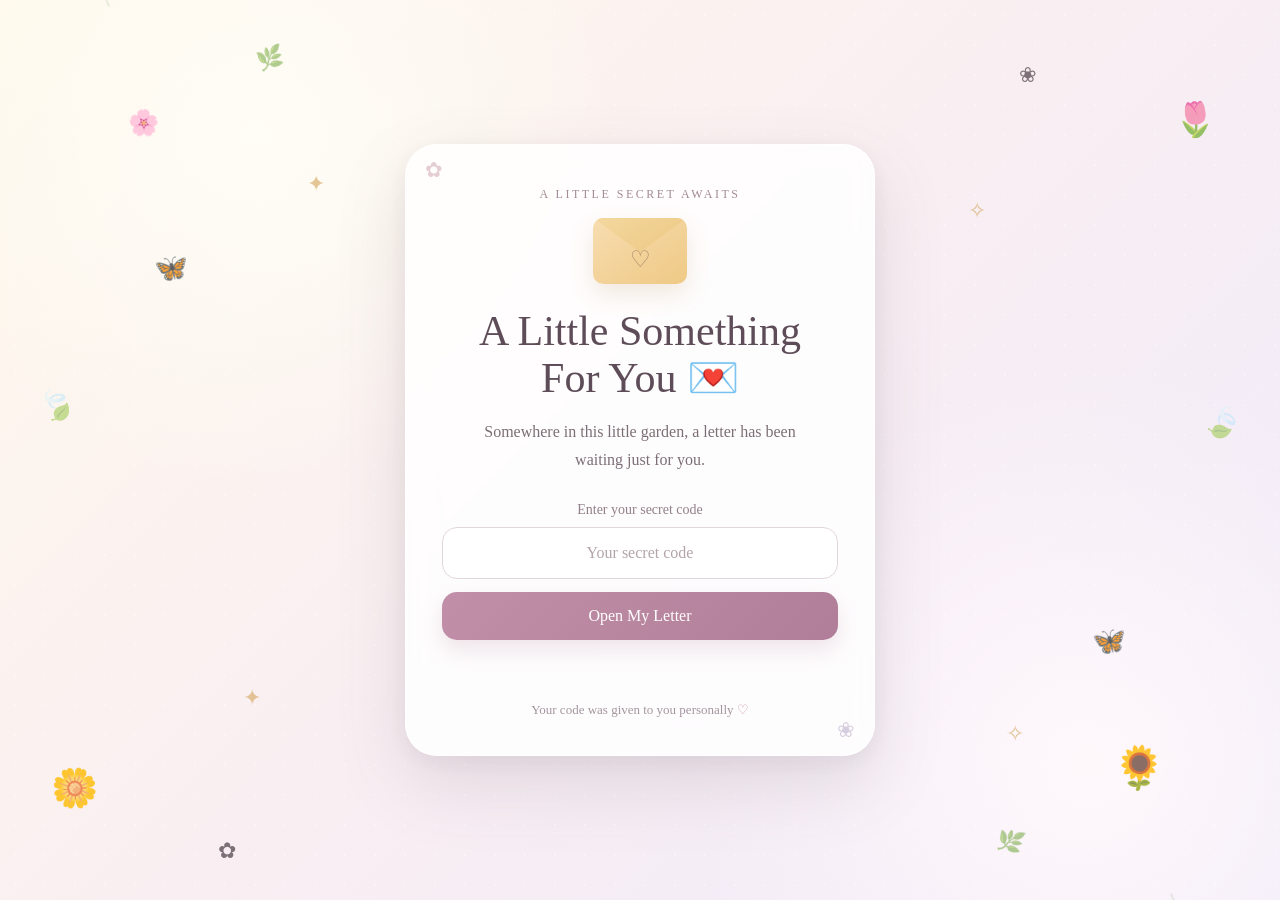
<file: index.html>
<!DOCTYPE html>
<html lang="en">
<head>
    <meta charset="UTF-8">
    <meta name="viewport" content="width=device-width, initial-scale=1.0">
    <title>A Little Something For You 💌</title>

    <style>
        * {
            box-sizing: border-box;
        }

        body {
            margin: 0;
            min-height: 100vh;
            overflow: hidden;
            font-family: Georgia, "Times New Roman", serif;
            color: #5e5058;
            position: relative;
            background:
                radial-gradient(circle at 20% 15%, #fffdf6 0%, transparent 28%),
                radial-gradient(circle at 85% 85%, #fff8fb 0%, transparent 30%),
                linear-gradient(135deg, #fff9eb 0%, #f9eff2 48%, #f0eafa 100%);
        }

        body::before {
            content: "";
            position: fixed;
            inset: 0;
            pointer-events: none;
            opacity: 0.35;
            background-image:
                radial-gradient(circle, rgba(255,255,255,0.9) 1px, transparent 1px);
            background-size: 30px 30px;
        }

        /* ===== FLORAL DECORATION ===== */

        .garden {
            position: fixed;
            inset: 0;
            overflow: hidden;
            pointer-events: none;
            z-index: 1;
        }

        .flower,
        .leaf,
        .butterfly,
        .sparkle,
        .petal {
            position: absolute;
            user-select: none;
        }

        .flower {
            opacity: 0.8;
            animation: sway 5s ease-in-out infinite;
        }

        .flower.f1 {
            left: 4%;
            bottom: 10%;
            font-size: 38px;
        }

        .flower.f2 {
            left: 10%;
            top: 12%;
            font-size: 25px;
            animation-delay: 1s;
        }

        .flower.f3 {
            right: 5%;
            top: 11%;
            font-size: 34px;
            animation-delay: 1.8s;
        }

        .flower.f4 {
            right: 9%;
            bottom: 12%;
            font-size: 42px;
            animation-delay: 2.6s;
        }

        .flower.f5 {
            left: 17%;
            bottom: 4%;
            font-size: 22px;
            animation-delay: 0.7s;
        }

        .flower.f6 {
            right: 19%;
            top: 7%;
            font-size: 21px;
            animation-delay: 2s;
        }

        .leaf {
            font-size: 30px;
            opacity: 0.48;
        }

        .leaf.l1 {
            left: 3%;
            top: 43%;
            transform: rotate(-25deg);
        }

        .leaf.l2 {
            right: 3%;
            top: 45%;
            transform: rotate(25deg);
        }

        .leaf.l3 {
            left: 20%;
            top: 5%;
            font-size: 22px;
            transform: rotate(-12deg);
        }

        .leaf.l4 {
            right: 20%;
            bottom: 5%;
            font-size: 22px;
            transform: rotate(18deg);
        }

        .butterfly {
            font-size: 27px;
            opacity: 0.78;
        }

        .butterfly.b1 {
            left: 12%;
            top: 28%;
            animation: flutter 7s ease-in-out infinite;
        }

        .butterfly.b2 {
            right: 12%;
            bottom: 27%;
            animation: flutter 8s ease-in-out infinite reverse;
        }

        .sparkle {
            color: #d6aa65;
            font-size: 22px;
            opacity: 0.65;
            animation: twinkle 3s ease-in-out infinite;
        }

        .sparkle.s1 {
            left: 24%;
            top: 19%;
        }

        .sparkle.s2 {
            right: 23%;
            top: 22%;
            animation-delay: 1.1s;
        }

        .sparkle.s3 {
            left: 19%;
            bottom: 21%;
            animation-delay: 2s;
        }

        .sparkle.s4 {
            right: 20%;
            bottom: 17%;
            animation-delay: 0.8s;
        }

        /* ===== FLORAL CORNERS ===== */

        .corner {
            position: absolute;
            width: 170px;
            height: 170px;
            opacity: 0.78;
        }

        .corner::before,
        .corner::after {
            content: "";
            position: absolute;
            border-radius: 50%;
        }

        .corner.top-left {
            left: -55px;
            top: -50px;
            border: 2px solid rgba(133, 160, 111, 0.22);
            border-right-color: transparent;
            border-bottom-color: transparent;
            border-radius: 50%;
            transform: rotate(25deg);
        }

        .corner.bottom-right {
            right: -55px;
            bottom: -50px;
            border: 2px solid rgba(133, 160, 111, 0.22);
            border-left-color: transparent;
            border-top-color: transparent;
            border-radius: 50%;
            transform: rotate(25deg);
        }

        /* ===== MAIN CARD ===== */

        .page {
            min-height: 100vh;
            display: flex;
            justify-content: center;
            align-items: center;
            position: relative;
            z-index: 3;
            padding: 22px;
        }

        .card {
            width: min(470px, 100%);
            padding: 42px 36px 35px;
            text-align: center;
            position: relative;
            border-radius: 32px;
            background: rgba(255,255,255,0.84);
            border: 1px solid rgba(255,255,255,0.95);
            box-shadow:
                0 28px 70px rgba(103, 81, 96, 0.15),
                0 6px 22px rgba(103, 81, 96, 0.07);
            backdrop-filter: blur(14px);
            -webkit-backdrop-filter: blur(14px);
        }

        .card::before {
            content: "✿";
            position: absolute;
            top: 13px;
            left: 19px;
            font-size: 21px;
            color: #cda5ae;
            opacity: 0.55;
        }

        .card::after {
            content: "❀";
            position: absolute;
            right: 19px;
            bottom: 12px;
            font-size: 21px;
            color: #b7a5c6;
            opacity: 0.55;
        }

        .mini {
            margin-bottom: 16px;
            font-size: 12px;
            letter-spacing: 2.5px;
            text-transform: uppercase;
            color: #a48b96;
        }

        /* ===== ENVELOPE ICON ===== */

        .envelope-icon {
            width: 94px;
            height: 66px;
            margin: 0 auto 24px;
            position: relative;
            border-radius: 10px;
            background: linear-gradient(145deg, #f7ddb0, #efc985);
            box-shadow: 0 10px 24px rgba(170, 126, 67, 0.16);
        }

        .envelope-icon::before {
            content: "";
            position: absolute;
            inset: 0;
            clip-path: polygon(0 0, 50% 52%, 100% 0);
            background: linear-gradient(145deg, #f4d89f, #eac37a);
            border-radius: 10px 10px 0 0;
        }

        .envelope-icon::after {
            content: "♡";
            position: absolute;
            inset: 0;
            display: flex;
            align-items: center;
            justify-content: center;
            transform: translateY(9px);
            color: rgba(119, 84, 68, 0.58);
            font-size: 23px;
        }

        h1 {
            margin: 0;
            color: #5e4d58;
            font-size: clamp(31px, 7vw, 42px);
            line-height: 1.13;
            font-weight: 500;
        }

        .subtitle {
            max-width: 350px;
            margin: 15px auto 28px;
            color: #7c6e76;
            font-size: 16px;
            line-height: 1.75;
        }

        .code-label {
            display: block;
            margin-bottom: 9px;
            color: #927f89;
            font-size: 14px;
        }

        input {
            width: 100%;
            padding: 16px 18px;
            border: 1px solid #e2d6df;
            border-radius: 15px;
            outline: none;
            background: rgba(255,255,255,0.94);
            color: #5f535a;
            font-family: inherit;
            font-size: 16px;
            text-align: center;
            letter-spacing: 1px;
            transition: 0.25s ease;
        }

        input::placeholder {
            color: #b3a4ac;
            letter-spacing: 0;
        }

        input:focus {
            border-color: #c39ab4;
            box-shadow: 0 0 0 4px rgba(195,154,180,0.12);
        }

        button {
            width: 100%;
            margin-top: 13px;
            padding: 15px 18px;
            border: none;
            border-radius: 15px;
            background: linear-gradient(135deg, #c18fa7, #b07e98);
            color: white;
            font-family: inherit;
            font-size: 16px;
            cursor: pointer;
            box-shadow: 0 10px 22px rgba(176,126,152,0.2);
            transition:
                transform 0.25s ease,
                box-shadow 0.25s ease;
        }

        button:hover {
            transform: translateY(-2px);
            box-shadow: 0 14px 27px rgba(176,126,152,0.25);
        }

        button:active {
            transform: translateY(0);
        }

        .message {
            min-height: 22px;
            margin: 15px 0 0;
            color: #b2687d;
            font-size: 14px;
        }

        .bottom-text {
            margin: 23px 0 0;
            color: #a3959e;
            font-size: 13px;
            line-height: 1.6;
        }

        .heart {
            display: inline-block;
            color: #c58ca0;
            animation: heartbeat 2.4s ease-in-out infinite;
        }

        /* ===== ANIMATIONS ===== */

        @keyframes sway {
            0%, 100% {
                transform: rotate(-3deg);
            }

            50% {
                transform: rotate(3deg);
            }
        }

        @keyframes flutter {
            0%, 100% {
                transform: translate(0, 0) rotate(-3deg);
            }

            50% {
                transform: translate(13px, -10px) rotate(3deg);
            }
        }

        @keyframes twinkle {
            0%, 100% {
                opacity: 0.3;
                transform: scale(0.85);
            }

            50% {
                opacity: 0.9;
                transform: scale(1.08);
            }
        }

        @keyframes heartbeat {
            0%, 100% {
                transform: scale(1);
            }

            50% {
                transform: scale(1.08);
            }
        }

        @media (max-width: 600px) {

            .page {
                padding: 16px;
            }

            .card {
                padding: 36px 23px 30px;
                border-radius: 27px;
            }

            .flower.f1 {
                left: 0;
            }

            .flower.f4 {
                right: 0;
            }

            .butterfly.b1 {
                left: 2%;
            }

            .butterfly.b2 {
                right: 2%;
            }

            .leaf.l1,
            .leaf.l2,
            .leaf.l3,
            .leaf.l4,
            .sparkle.s3,
            .sparkle.s4 {
                display: none;
            }
        }

        @media (prefers-reduced-motion: reduce) {

            *,
            *::before,
            *::after {
                animation-duration: 0.01ms !important;
                animation-iteration-count: 1 !important;
            }
        }
    </style>
</head>

<body>

    <div class="garden">

        <div class="corner top-left"></div>
        <div class="corner bottom-right"></div>

        <span class="flower f1">🌼</span>
        <span class="flower f2">🌸</span>
        <span class="flower f3">🌷</span>
        <span class="flower f4">🌻</span>
        <span class="flower f5">✿</span>
        <span class="flower f6">❀</span>

        <span class="leaf l1">🍃</span>
        <span class="leaf l2">🍃</span>
        <span class="leaf l3">🌿</span>
        <span class="leaf l4">🌿</span>

        <span class="butterfly b1">🦋</span>
        <span class="butterfly b2">🦋</span>

        <span class="sparkle s1">✦</span>
        <span class="sparkle s2">✧</span>
        <span class="sparkle s3">✦</span>
        <span class="sparkle s4">✧</span>

    </div>

    <div class="page">

        <div class="card">

            <div class="mini">
                A little secret awaits
            </div>

            <div class="envelope-icon"></div>

            <h1>
                A Little Something<br>
                For You 💌
            </h1>

            <p class="subtitle">
                Somewhere in this little garden,
                a letter has been waiting just for you.
            </p>

            <label class="code-label" for="code">
                Enter your secret code
            </label>

            <input
                type="text"
                id="code"
                placeholder="Your secret code"
                autocomplete="off"
            >

            <button id="continueButton">
                Open My Letter
            </button>

            <p class="message" id="message"></p>

            <p class="bottom-text">
                Your code was given to you personally
                <span class="heart">♡</span>
            </p>

        </div>

    </div>

    <script>
        const codes = {
            "SOLIEL96": "person-1/index.html",
            "FLORA10": "person-2/index.html",
            "LILAC16": "person-3/index.html"
        };

        const codeInput =
            document.getElementById("code");

        const continueButton =
            document.getElementById("continueButton");

        const message =
            document.getElementById("message");

        function checkCode() {

            const code =
                codeInput.value
                    .trim()
                    .toUpperCase();

            if (codes[code]) {

                window.location.href =
                    codes[code];

            } else {

                message.textContent =
                    "That code doesn't seem right... try again ♡";

                codeInput.focus();
            }
        }

        continueButton.addEventListener(
            "click",
            checkCode
        );

        codeInput.addEventListener(
            "keydown",
            (event) => {

                if (event.key === "Enter") {
                    checkCode();
                }

            }
        );
    </script>

</body>
</html>
</file>
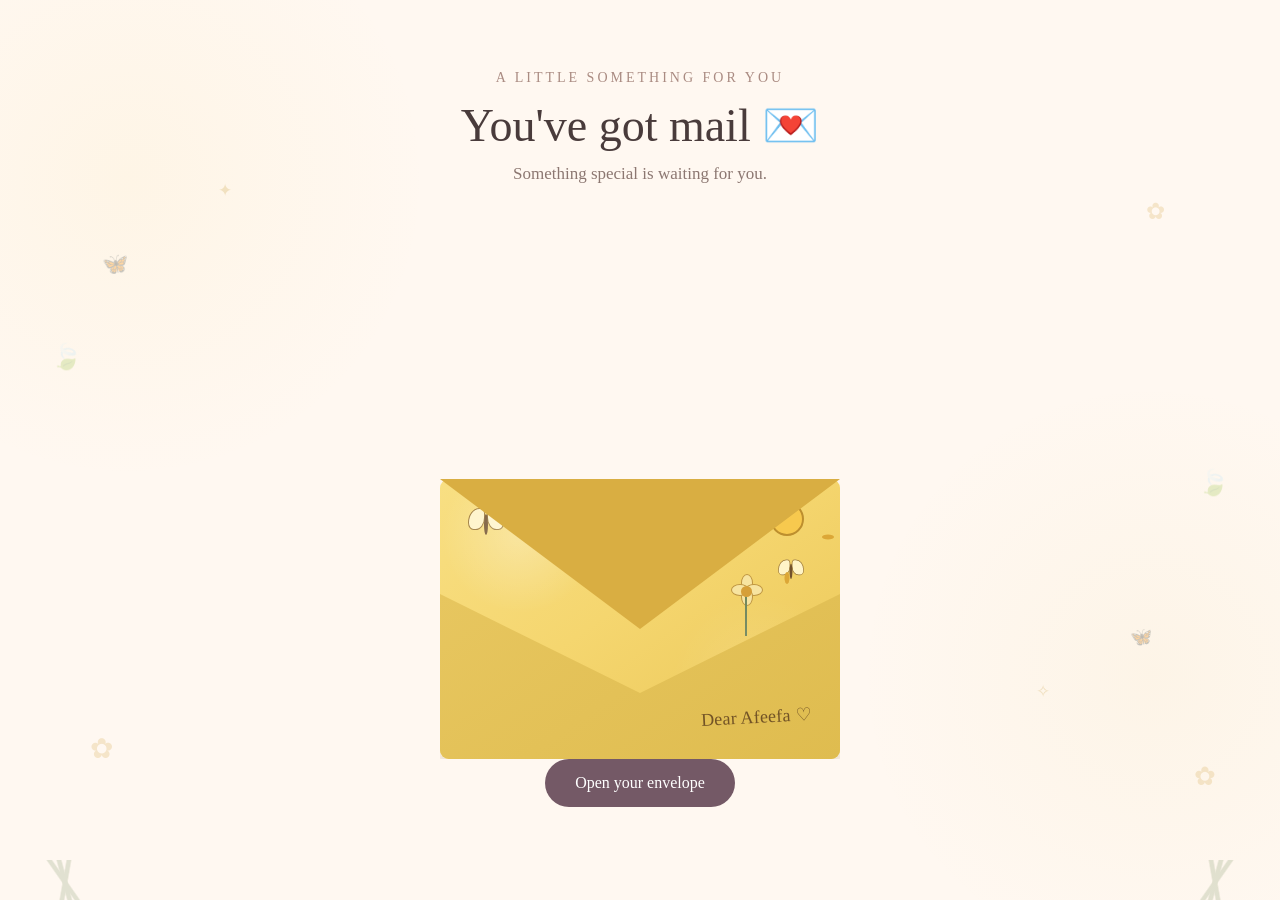
<file: person-1/index.html>
<!DOCTYPE html>
<html lang="en">

<head>
    <meta charset="UTF-8">
    <meta name="viewport" content="width=device-width, initial-scale=1.0">
    <title>A Letter For You</title>
    <link rel="stylesheet" href="../style.css">
</head>

<body
    class="sunny-page"
    data-name="Afeefa"
    data-person="person-1"
>

    <div class="garden-background">

        <span class="garden-flower flower-a">✿</span>
        <span class="garden-flower flower-b">✿</span>
        <span class="garden-flower flower-c">✿</span>

        <span class="garden-leaf leaf-a">🍃</span>
        <span class="garden-leaf leaf-b">🍃</span>

        <span class="garden-butterfly butterfly-a">🦋</span>
        <span class="garden-butterfly butterfly-b">🦋</span>

        <span class="garden-sparkle sparkle-a">✦</span>
        <span class="garden-sparkle sparkle-b">✧</span>

        <div class="grass grass-left"></div>
        <div class="grass grass-right"></div>

    </div>

    <div id="confetti-container"></div>

    <div class="page">

        <header>

            <p class="small-title">
                A little something for you
            </p>

            <h1>
                You've got mail 💌
            </h1>

            <p class="subtitle">
                Something special is waiting for you.
            </p>

        </header>

        <main>

            <div class="envelope-area">

                <div class="envelope" id="envelope">

                    <div class="letter">

                        <div class="letter-paper"></div>

                    </div>

                    <div class="envelope-back">

                        <div class="decor butterfly butterfly-one">

                            <span class="wing left"></span>
                            <span class="wing right"></span>
                            <span class="body"></span>

                        </div>

                        <div class="decor butterfly butterfly-two">

                            <span class="wing left"></span>
                            <span class="wing right"></span>
                            <span class="body"></span>

                        </div>

                        <div class="decor sun">

                            <span></span>

                        </div>

                        <div class="decor rainbow">

                            <i></i>
                            <i></i>
                            <i></i>

                        </div>

                        <div class="decor sunflower">

                            <span class="petal p1"></span>
                            <span class="petal p2"></span>
                            <span class="petal p3"></span>
                            <span class="petal p4"></span>
                            <span class="petal p5"></span>
                            <span class="petal p6"></span>

                            <span class="center"></span>
                            <span class="stem"></span>
                            <span class="leaf"></span>

                        </div>

                        <div class="decor mushroom mushroom-one">

                            <span class="cap">

                                <i></i>
                                <i></i>
                                <i></i>

                            </span>

                            <span class="stem"></span>

                        </div>

                        <div class="decor flower">

                            <span class="petal p1"></span>
                            <span class="petal p2"></span>
                            <span class="petal p3"></span>
                            <span class="petal p4"></span>

                            <span class="center"></span>
                            <span class="stem"></span>

                        </div>

                        <span class="tiny-star star-one">✦</span>
                        <span class="tiny-star star-two">✦</span>

                    </div>

                    <div class="envelope-front"></div>

                    <div class="envelope-flap"></div>

                    <div class="name">

                        Dear <span id="personName"></span> ♡

                    </div>

                </div>

            </div>

            <button
                class="open-button"
                id="openButton"
            >
                Open your envelope
            </button>

        </main>

    </div>

    <div
        class="puzzle-overlay"
        id="puzzleOverlay"
    >

        <div class="puzzle-box">

            <button
                class="close-button"
                id="closePuzzle"
            >
                ×
            </button>

            <div class="lock">
                🔐
            </div>

            <h2>
                Before you open it...
            </h2>

            <p id="question"></p>

            <input
                type="text"
                id="answer"
                placeholder="Your answer"
                autocomplete="off"
            >

            <button
                class="unlock-button"
                id="unlockButton"
            >
                Unlock Letter
            </button>

            <p
                class="message"
                id="message"
            ></p>

        </div>

    </div>

    <script src="../script.js"></script>

</body>

</html>
</file>
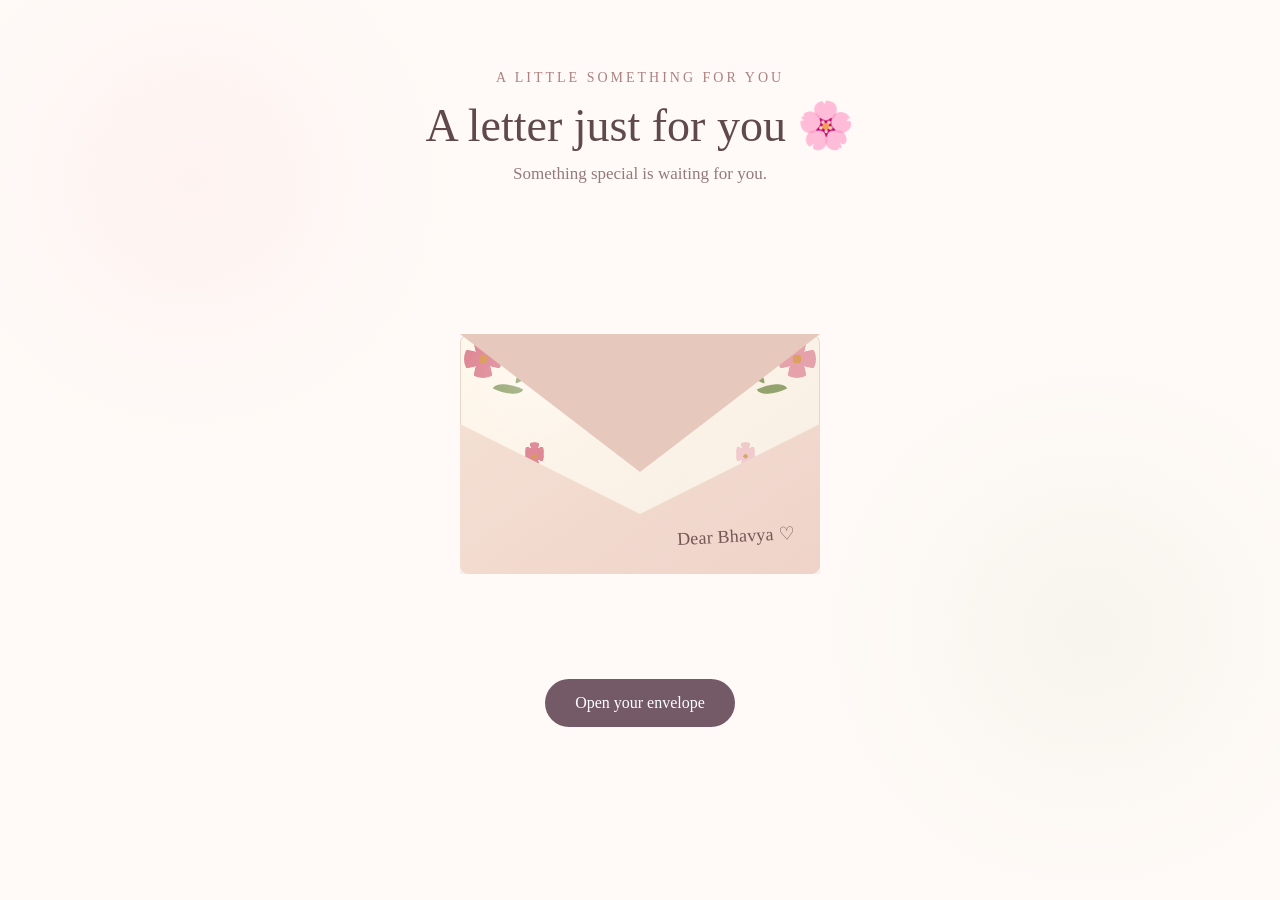
<file: person-2/index.html>
<!DOCTYPE html>
<html lang="en">
<head>
    <meta charset="UTF-8">
    <meta name="viewport" content="width=device-width, initial-scale=1.0">
    <title>A Letter For You</title>
    <link rel="stylesheet" href="../style.css">
</head>

<body
    class="floral-page"
    data-name="Bhavya"
    data-person="person-2"
>

    <div id="confetti-container"></div>

    <div class="page">

        <header>
            <p class="small-title">A little something for you</p>
            <h1>A letter just for you 🌸</h1>
            <p class="subtitle">Something special is waiting for you.</p>
        </header>

        <main>

            <div class="envelope-area">

                <div class="envelope floral-envelope" id="envelope">

                    <div class="letter">
                        <div class="letter-paper"></div>
                    </div>

                    <div class="envelope-back">

                        <div class="floral-corner top-left">
                            <span class="flower flower-large"></span>
                            <span class="flower flower-small"></span>
                            <span class="leaf leaf-one"></span>
                            <span class="leaf leaf-two"></span>
                        </div>

                        <div class="floral-corner top-right">
                            <span class="flower flower-large pink"></span>
                            <span class="flower flower-small light"></span>
                            <span class="leaf leaf-one"></span>
                            <span class="leaf leaf-two"></span>
                        </div>

                        <div class="floral-corner bottom-left">
                            <span class="flower flower-large rose"></span>
                            <span class="flower flower-small"></span>
                            <span class="leaf leaf-one"></span>
                            <span class="leaf leaf-two"></span>
                        </div>

                        <div class="floral-corner bottom-right">
                            <span class="flower flower-large pink"></span>
                            <span class="flower flower-small light"></span>
                            <span class="leaf leaf-one"></span>
                            <span class="leaf leaf-two"></span>
                        </div>

                        <div class="tiny-leaf leaf-mid-one"></div>
                        <div class="tiny-leaf leaf-mid-two"></div>

                    </div>

                    <div class="envelope-front"></div>

                    <div class="envelope-flap"></div>

                    <div class="name">
                        Dear <span id="personName"></span> ♡
                    </div>

                </div>

            </div>

            <button class="open-button" id="openButton">
                Open your envelope
            </button>

        </main>

    </div>

    <div class="puzzle-overlay" id="puzzleOverlay">

        <div class="puzzle-box">

            <button class="close-button" id="closePuzzle">×</button>

            <div class="lock">🔐</div>

            <h2>Before you open it...</h2>

            <p id="question"></p>

            <input
                type="text"
                id="answer"
                placeholder="Your answer"
                autocomplete="off"
            >

            <button class="unlock-button" id="unlockButton">
                Unlock Letter
            </button>

            <p class="message" id="message"></p>

        </div>

    </div>

    <script src="../script.js"></script>

</body>
</html>
</file>
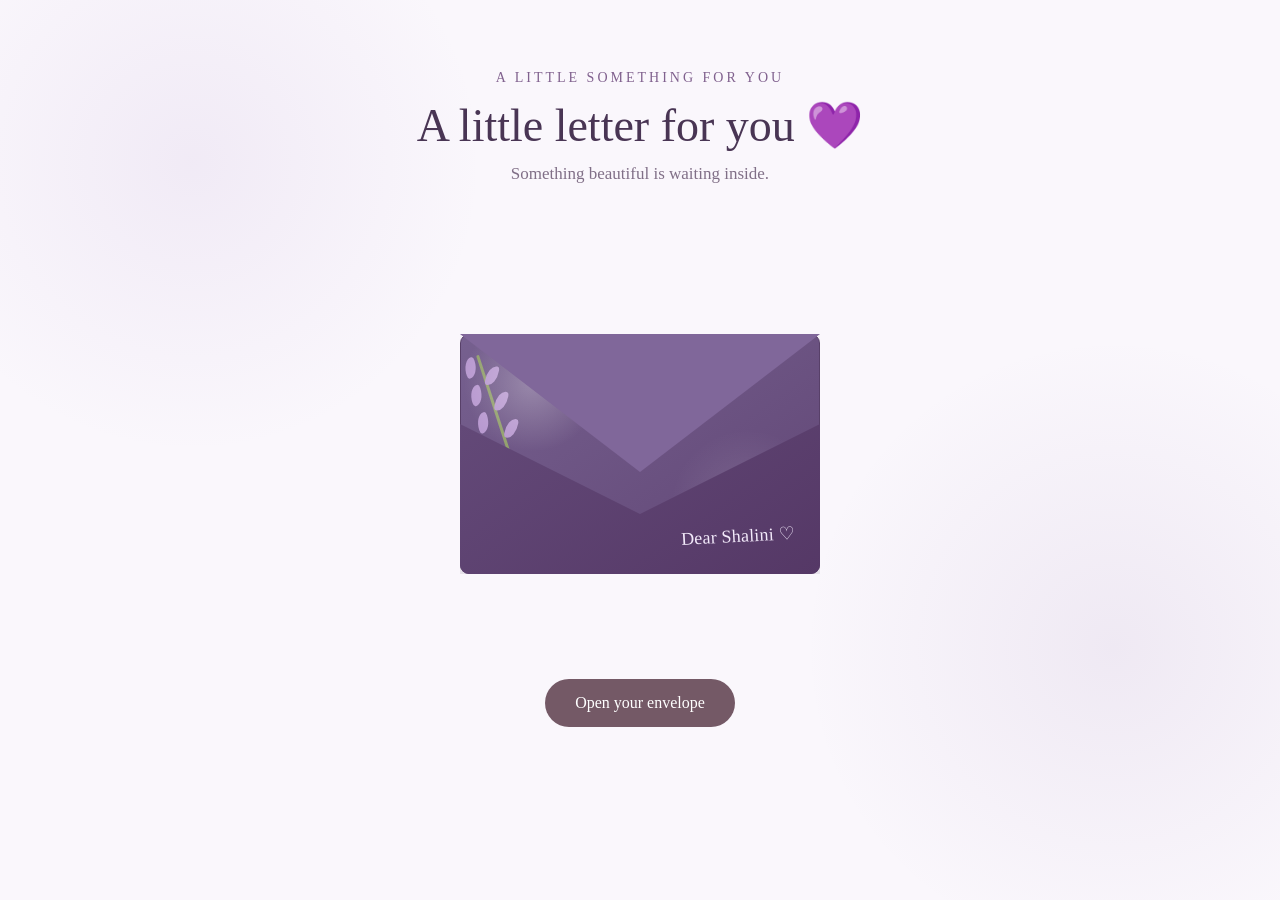
<file: person-3/index.html>
<!DOCTYPE html>
<html lang="en">
<head>
    <meta charset="UTF-8">
    <meta name="viewport" content="width=device-width, initial-scale=1.0">
    <title>A Letter For You</title>
    <link rel="stylesheet" href="../style.css">
</head>

<body
    class="lavender-page"
    data-name="Shalini"
    data-person="person-3"
>

    <div id="confetti-container"></div>

    <div class="page">

        <header>
            <p class="small-title">A little something for you</p>
            <h1>A little letter for you 💜</h1>
            <p class="subtitle">Something beautiful is waiting inside.</p>
        </header>

        <main>

            <div class="envelope-area">

                <div class="envelope lavender-envelope" id="envelope">

                    <div class="letter">
                        <div class="letter-paper"></div>
                    </div>

                    <div class="envelope-back">

                        <div class="lavender-sprig sprig-left">
                            <span class="stem"></span>
                            <i></i>
                            <i></i>
                            <i></i>
                            <i></i>
                            <i></i>
                            <i></i>
                        </div>

                        <div class="lavender-sprig sprig-right">
                            <span class="stem"></span>
                            <i></i>
                            <i></i>
                            <i></i>
                            <i></i>
                            <i></i>
                            <i></i>
                        </div>

                        <div class="lavender-bundle bundle-left">
                            <span></span>
                            <span></span>
                            <span></span>
                        </div>

                        <div class="lavender-bundle bundle-right">
                            <span></span>
                            <span></span>
                            <span></span>
                        </div>

                        <span class="purple-dot dot-one"></span>
                        <span class="purple-dot dot-two"></span>
                        <span class="purple-dot dot-three"></span>

                        <span class="sparkle sparkle-one">✦</span>
                        <span class="sparkle sparkle-two">✧</span>

                    </div>

                    <div class="envelope-front"></div>

                    <div class="envelope-flap"></div>

                    <div class="name">
                        Dear <span id="personName"></span> ♡
                    </div>

                </div>

            </div>

            <button class="open-button" id="openButton">
                Open your envelope
            </button>

        </main>

    </div>

    <div class="puzzle-overlay" id="puzzleOverlay">

        <div class="puzzle-box">

            <button class="close-button" id="closePuzzle">×</button>

            <div class="lock">🔐</div>

            <h2>Before you open it...</h2>

            <p id="question"></p>

            <input
                type="text"
                id="answer"
                placeholder="Your answer"
                autocomplete="off"
            >

            <button class="unlock-button" id="unlockButton">
                Unlock Letter
            </button>

            <p class="message" id="message"></p>

        </div>

    </div>

    <script src="../script.js"></script>

</body>
</html>
</file>
<file: style.css>
* {
    margin: 0;
    padding: 0;
    box-sizing: border-box;
}

body {
    font-family: Georgia, serif;
    background: #fff8f1;
    color: #493b3b;
    min-height: 100vh;
    overflow-x: hidden;
}

.page {
    min-height: 100vh;
    display: flex;
    flex-direction: column;
    align-items: center;
    position: relative;
    z-index: 2;
}

header {
    text-align: center;
    padding-top: 70px;
}

.small-title {
    font-size: 14px;
    letter-spacing: 3px;
    text-transform: uppercase;
    color: #aa8b82;
    margin-bottom: 12px;
}

header h1 {
    font-size: 46px;
    font-weight: normal;
}

.subtitle {
    margin-top: 12px;
    color: #8c7771;
    font-size: 17px;
}

main {
    display: flex;
    flex-direction: column;
    align-items: center;
    margin-top: 45px;
}

.envelope-area {
    width: 470px;
    height: 450px;
    display: flex;
    justify-content: center;
    align-items: center;
}

.envelope {
    width: 360px;
    height: 240px;
    position: relative;
    perspective: 1400px;
}

.envelope-back {
    position: absolute;
    inset: 0;
    overflow: hidden;
    border-radius: 9px;
    background:
        linear-gradient(
            145deg,
            #f8df83,
            #f5d66f 45%,
            #eac656
        );
    box-shadow:
        0 22px 35px rgba(137,106,38,.16),
        0 5px 10px rgba(137,106,38,.07);
    z-index: 2;
}

.envelope-back::after {
    content: "";
    position: absolute;
    inset: 0;
    background:
        radial-gradient(
            circle at 20% 20%,
            rgba(255,255,255,.28),
            transparent 20%
        ),
        radial-gradient(
            circle at 80% 72%,
            rgba(255,255,255,.12),
            transparent 23%
        );
    pointer-events: none;
    z-index: 20;
}

.envelope-front {
    position: absolute;
    left: 0;
    right: 0;
    bottom: 0;
    height: 150px;
    background:
        linear-gradient(
            145deg,
            #e7c65f,
            #dfbc4f
        );
    clip-path:
        polygon(
            0 0,
            50% 60%,
            100% 0,
            100% 100%,
            0 100%
        );
    z-index: 6;
    border-radius: 0 0 9px 9px;
}

.envelope-flap {
    position: absolute;
    left: 0;
    top: 0;
    width: 0;
    height: 0;
    border-left: 180px solid transparent;
    border-right: 180px solid transparent;
    border-top: 138px solid #d9ae42;
    transform-origin: 180px 0;
    transform-style: preserve-3d;
    transition:
        transform 1.15s cubic-bezier(.45,.05,.15,1);
    z-index: 8;
}

.name {
    position: absolute;
    right: 25px;
    bottom: 27px;
    z-index: 14;
    font-family:
        "Segoe Print",
        "Bradley Hand",
        cursive;
    font-size: 18px;
    color: #725326;
    letter-spacing: .2px;
    white-space: nowrap;
    transform: rotate(-3deg);
}

.letter {
    position: absolute;
    width: 340px;
    height: 240px;
    left: 10px;
    top: 7px;
    z-index: 1;
    transform: translateY(0);
    transition:
        transform 1.5s cubic-bezier(.2,.75,.2,1);
    pointer-events: none;
}

.letter-paper {
    width: 100%;
    height: 100%;
    background: #fffdf8;
    border: 1px solid #eee4d9;
    box-shadow:
        0 10px 22px rgba(60,45,35,.13);
    overflow: hidden;
}

.letter-paper img {
    width: 100%;
    height: 100%;
    display: block;
    object-fit: contain;
}

.envelope.opening .envelope-flap {
    transform: rotateX(180deg);
}

/* Person 1 */

.sunny-page {
    background:
        radial-gradient(
            circle at 10% 20%,
            rgba(244,208,99,.08),
            transparent 22%
        ),
        radial-gradient(
            circle at 90% 75%,
            rgba(220,185,72,.06),
            transparent 22%
        ),
        #fff8f1;
}

.sunny-page main {
    margin-top: 35px;
}

.sunny-page .envelope-area {
    width: 520px;
    height: 540px;
    display: flex;
    justify-content: center;
    align-items: flex-end;
}

.sunny-page .envelope {
    width: 400px;
    height: 280px;
    position: relative;
    perspective: 1400px;
    overflow: hidden;
}

.sunny-page .envelope-back {
    width: 400px;
    height: 280px;
}

.sunny-page .envelope-front {
    width: 400px;
    height: 165px;
}

.sunny-page .envelope-flap {
    left: 0;
    top: 0;
    border-left: 200px solid transparent;
    border-right: 200px solid transparent;
    border-top: 150px solid #d9ae42;
    transform-origin: 200px 0;
}

.sunny-page .letter {
    width: 330px;
    height: 466px;
    left: 35px;
    top: 5px;
    z-index: 1;
    transform: translateY(0);
    transition:
        transform 1.8s cubic-bezier(.18,.72,.2,1) .5s;
}

.sunny-page .letter-paper {
    width: 330px;
    height: 466px;
}

.sunny-page .letter-paper img {
    width: 100%;
    height: 100%;
    object-fit: contain;
}

.sunny-page .envelope.opening .letter {
    z-index: 3;
}

.sunny-page .envelope.letter-out {
    overflow: visible;
}

.sunny-page .envelope.letter-out .letter {
    z-index: 30;
    transform: translateY(-460px);
}

.sunny-page .name {
    right: 28px;
    bottom: 31px;
    color: #725326;
}

/* Person 1 decorations */

.decor {
    position: absolute;
    z-index: 4;
    pointer-events: none;
}

.butterfly {
    width: 38px;
    height: 34px;
}

.butterfly .body {
    position: absolute;
    width: 4px;
    height: 21px;
    left: 17px;
    top: 7px;
    border-radius: 50%;
    background: #72512c;
}

.butterfly .wing {
    position: absolute;
    width: 17px;
    height: 22px;
    top: 1px;
    background: #fff4c8;
    border: 1px solid #9c7838;
}

.butterfly .left {
    left: 1px;
    border-radius: 78% 28% 65% 38%;
    transform-origin: right center;
    animation:
        wingLeft 1.8s ease-in-out infinite;
}

.butterfly .right {
    right: 1px;
    border-radius: 28% 78% 38% 65%;
    transform-origin: left center;
    animation:
        wingRight 1.8s ease-in-out infinite;
}

.butterfly-one {
    left: 27px;
    top: 28px;
    animation:
        butterflyOne 12s ease-in-out infinite;
}

.butterfly-two {
    right: 30px;
    top: 75px;
    transform: scale(.72);
    animation:
        butterflyTwo 14s ease-in-out infinite;
}

@keyframes wingLeft {
    0%,100% {
        transform: rotateY(0deg);
    }

    50% {
        transform: rotateY(24deg);
    }
}

@keyframes wingRight {
    0%,100% {
        transform: rotateY(0deg);
    }

    50% {
        transform: rotateY(-24deg);
    }
}

@keyframes butterflyOne {
    0%,100% {
        transform: translate(0,0) rotate(-2deg);
    }

    35% {
        transform: translate(3px,-2px) rotate(1deg);
    }

    70% {
        transform: translate(7px,-4px) rotate(2deg);
    }
}

@keyframes butterflyTwo {
    0%,100% {
        transform:
            scale(.72)
            translate(0,0)
            rotate(2deg);
    }

    35% {
        transform:
            scale(.72)
            translate(-3px,2px)
            rotate(0deg);
    }

    70% {
        transform:
            scale(.72)
            translate(-5px,-3px)
            rotate(-2deg);
    }
}

.sun {
    right: 36px;
    top: 23px;
    width: 34px;
    height: 34px;
    border-radius: 50%;
    background: #f7c94e;
    border: 2px solid #bd8f2e;
    animation: softSun 8s ease-in-out infinite;
}

.sun::before,
.sun::after,
.sun span::before,
.sun span::after {
    content: "";
    position: absolute;
    left: 50%;
    top: 50%;
    width: 5px;
    height: 12px;
    border-radius: 50%;
    background: #dca737;
    transform-origin: center 24px;
}

.sun::before {
    transform:
        translate(-50%,-50%)
        rotate(0deg)
        translateY(-23px);
}

.sun::after {
    transform:
        translate(-50%,-50%)
        rotate(90deg)
        translateY(-23px);
}

.sun span::before {
    transform:
        translate(-50%,-50%)
        rotate(180deg)
        translateY(-23px);
}

.sun span::after {
    transform:
        translate(-50%,-50%)
        rotate(270deg)
        translateY(-23px);
}

@keyframes softSun {
    0%,100% {
        transform: scale(1);
        opacity: .94;
    }

    50% {
        transform: scale(1.025);
        opacity: 1;
    }
}

.rainbow {
    left: 23px;
    bottom: 16px;
    width: 55px;
    height: 34px;
    animation:
        gentleRainbow 10s ease-in-out infinite;
}

.rainbow i {
    position: absolute;
    left: 0;
    bottom: 0;
    border-radius: 60px 60px 0 0;
    border-style: solid;
    border-bottom: 0;
}

.rainbow i:nth-child(1) {
    width: 55px;
    height: 32px;
    border-width: 5px;
    border-color: #d9898d;
}

.rainbow i:nth-child(2) {
    width: 43px;
    height: 25px;
    left: 6px;
    border-width: 5px;
    border-color: #e8bd4f;
}

.rainbow i:nth-child(3) {
    width: 31px;
    height: 18px;
    left: 12px;
    border-width: 5px;
    border-color: #84a9c2;
}

@keyframes gentleRainbow {
    0%,100% {
        transform: translateY(0);
    }

    50% {
        transform: translateY(-2px);
    }
}

.sunflower {
    right: 26px;
    bottom: 10px;
    width: 42px;
    height: 68px;
    transform-origin: bottom center;
    animation:
        sunflowerSway 8s ease-in-out infinite;
}

.sunflower .petal,
.sunflower .center {
    position: absolute;
    border-radius: 50%;
}

.sunflower .petal {
    width: 15px;
    height: 25px;
    background: #f4c94d;
    border: 1px solid #b98a2e;
    left: 13px;
    top: 5px;
}

.sunflower .p1 {
    transform: rotate(0deg) translateY(-10px);
}

.sunflower .p2 {
    transform: rotate(60deg) translateY(-10px);
}

.sunflower .p3 {
    transform: rotate(120deg) translateY(-10px);
}

.sunflower .p4 {
    transform: rotate(180deg) translateY(-10px);
}

.sunflower .p5 {
    transform: rotate(240deg) translateY(-10px);
}

.sunflower .p6 {
    transform: rotate(300deg) translateY(-10px);
}

.sunflower .center {
    width: 14px;
    height: 14px;
    left: 14px;
    top: 11px;
    background: #81592c;
    z-index: 2;
}

.sunflower .stem {
    position: absolute;
    left: 20px;
    top: 22px;
    width: 3px;
    height: 45px;
    background: #688052;
    border-radius: 5px;
}

.sunflower .leaf {
    position: absolute;
    left: 5px;
    top: 43px;
    width: 22px;
    height: 12px;
    border-radius: 100% 0;
    background: #86a26c;
    transform: rotate(25deg);
}

@keyframes sunflowerSway {
    0%,100% {
        transform: rotate(-1deg);
    }

    50% {
        transform: rotate(1.5deg);
    }
}

.mushroom {
    left: 70px;
    bottom: 10px;
    width: 35px;
    height: 45px;
    transform-origin: bottom center;
    animation:
        mushroomSway 9s ease-in-out infinite;
}

.mushroom .cap {
    position: absolute;
    top: 0;
    left: 0;
    width: 35px;
    height: 22px;
    border-radius: 50% 50% 30% 30%;
    background: #d77f6f;
    border: 1px solid #995c50;
}

.mushroom .cap i {
    position: absolute;
    width: 4px;
    height: 4px;
    border-radius: 50%;
    background: #fff0da;
}

.mushroom .cap i:nth-child(1) {
    left: 9px;
    top: 6px;
}

.mushroom .cap i:nth-child(2) {
    left: 20px;
    top: 4px;
}

.mushroom .cap i:nth-child(3) {
    left: 15px;
    top: 12px;
}

.mushroom .stem {
    position: absolute;
    left: 9px;
    top: 16px;
    width: 17px;
    height: 28px;
    border-radius: 0 0 45% 45%;
    background: #f5dfbd;
    border: 1px solid #ae805e;
}

@keyframes mushroomSway {
    0%,100% {
        transform: rotate(-.7deg);
    }

    50% {
        transform: rotate(.7deg);
    }
}

.envelope-back .flower {
    right: 78px;
    top: 99px;
    width: 30px;
    height: 60px;
    transform-origin: bottom center;
    animation:
        flowerSway 8s ease-in-out infinite;
}

.envelope-back .flower .petal {
    position: absolute;
    width: 12px;
    height: 18px;
    border-radius: 50%;
    background: #f7e4a0;
    border: 1px solid #bd9440;
    left: 9px;
    top: 3px;
}

.envelope-back .flower .p1 {
    transform: rotate(0deg) translateY(-7px);
}

.envelope-back .flower .p2 {
    transform: rotate(90deg) translateY(-7px);
}

.envelope-back .flower .p3 {
    transform: rotate(180deg) translateY(-7px);
}

.envelope-back .flower .p4 {
    transform: rotate(270deg) translateY(-7px);
}

.envelope-back .flower .center {
    position: absolute;
    left: 9px;
    top: 8px;
    width: 11px;
    height: 11px;
    border-radius: 50%;
    background: #d69f38;
    z-index: 2;
}

.envelope-back .flower .stem {
    position: absolute;
    left: 13px;
    top: 18px;
    width: 2px;
    height: 40px;
    background: #71875d;
}

@keyframes flowerSway {
    0%,100% {
        transform: rotate(-1deg);
    }

    50% {
        transform: rotate(1.2deg);
    }
}

.tiny-star {
    position: absolute;
    color: #fff6ca;
    z-index: 5;
    font-size: 15px;
}

.star-one {
    left: 160px;
    top: 43px;
    animation:
        starTwinkle 4s ease-in-out infinite;
}

.star-two {
    left: 190px;
    top: 59px;
    animation:
        starTwinkle 4.5s ease-in-out infinite 1.5s;
}

@keyframes starTwinkle {
    0%,100% {
        opacity: .25;
        transform: scale(.9);
    }

    50% {
        opacity: .75;
        transform: scale(1.08);
    }
}

/* Soft garden page */

.garden-background {
    position: fixed;
    inset: 0;
    pointer-events: none;
    overflow: hidden;
    z-index: 0;
}

.garden-flower,
.garden-leaf,
.garden-butterfly,
.garden-sparkle {
    position: absolute;
}

.garden-flower {
    font-size: 28px;
    color: #d8ad55;
    opacity: .25;
    animation:
        gardenFlower 10s ease-in-out infinite;
}

.flower-a {
    left: 7%;
    bottom: 15%;
}

.flower-b {
    right: 9%;
    top: 22%;
    font-size: 23px;
    animation-delay: 2.5s;
}

.flower-c {
    right: 5%;
    bottom: 12%;
    font-size: 26px;
    animation-delay: 5s;
}

@keyframes gardenFlower {
    0%,100% {
        transform: translateY(0) rotate(-1deg);
    }

    50% {
        transform: translateY(-3px) rotate(1deg);
    }
}

.garden-leaf {
    font-size: 25px;
    opacity: .22;
}

.leaf-a {
    left: 4%;
    top: 38%;
    animation:
        gardenLeafA 9s ease-in-out infinite;
}

.leaf-b {
    right: 4%;
    top: 52%;
    animation:
        gardenLeafB 10s ease-in-out infinite;
}

@keyframes gardenLeafA {
    0%,100% {
        transform: rotate(-25deg);
    }

    50% {
        transform: rotate(-21deg);
    }
}

@keyframes gardenLeafB {
    0%,100% {
        transform: rotate(25deg);
    }

    50% {
        transform: rotate(21deg);
    }
}

.garden-butterfly {
    font-size: 21px;
    opacity: .3;
}

.butterfly-a {
    left: 8%;
    top: 28%;
    animation:
        gardenButterflyA 15s ease-in-out infinite;
}

.butterfly-b {
    right: 10%;
    bottom: 28%;
    font-size: 18px;
    animation:
        gardenButterflyB 16s ease-in-out infinite;
}

@keyframes gardenButterflyA {
    0%,100% {
        transform: translate(0,0);
    }

    35% {
        transform: translate(5px,-3px);
    }

    70% {
        transform: translate(9px,-1px);
    }
}

@keyframes gardenButterflyB {
    0%,100% {
        transform: translate(0,0);
    }

    40% {
        transform: translate(-5px,3px);
    }

    75% {
        transform: translate(-8px,-2px);
    }
}

.garden-sparkle {
    color: #caa344;
    opacity: .25;
    font-size: 17px;
    animation:
        gardenTwinkle 5s ease-in-out infinite;
}

.sparkle-a {
    left: 17%;
    top: 20%;
}

.sparkle-b {
    right: 18%;
    bottom: 22%;
    animation-delay: 2s;
}

@keyframes gardenTwinkle {
    0%,100% {
        opacity: .15;
    }

    50% {
        opacity: .45;
    }
}

.grass {
    position: absolute;
    bottom: -5px;
    width: 150px;
    height: 45px;
    opacity: .22;
}

.grass-left {
    left: -10px;
    background:
        linear-gradient(
            75deg,
            transparent 48%,
            #79915f 49%,
            #79915f 51%,
            transparent 52%
        ),
        linear-gradient(
            100deg,
            transparent 48%,
            #79915f 49%,
            #79915f 51%,
            transparent 52%
        ),
        linear-gradient(
            55deg,
            transparent 48%,
            #79915f 49%,
            #79915f 51%,
            transparent 52%
        );
}

.grass-right {
    right: -10px;
    transform: scaleX(-1);
    background:
        linear-gradient(
            75deg,
            transparent 48%,
            #79915f 49%,
            #79915f 51%,
            transparent 52%
        ),
        linear-gradient(
            100deg,
            transparent 48%,
            #79915f 49%,
            #79915f 51%,
            transparent 52%
        ),
        linear-gradient(
            55deg,
            transparent 48%,
            #79915f 49%,
            #79915f 51%,
            transparent 52%
        );
}

/* Buttons */

.open-button {
    border: none;
    background: #745966;
    color: white;
    padding: 15px 30px;
    border-radius: 30px;
    font-family: Georgia, serif;
    font-size: 16px;
    cursor: pointer;
    transition:
        transform .3s ease,
        box-shadow .3s ease;
    position: relative;
    z-index: 10;
}

.open-button:hover {
    transform: translateY(-2px);
    box-shadow:
        0 7px 16px rgba(80,55,65,.18);
}

/* Puzzle */

.puzzle-overlay {
    position: fixed;
    inset: 0;
    background: rgba(55,40,40,.55);
    backdrop-filter: blur(7px);
    display: none;
    justify-content: center;
    align-items: center;
    z-index: 100;
}

.puzzle-overlay.active {
    display: flex;
}

.puzzle-box {
    width: min(90%,460px);
    background: #fffaf5;
    padding: 45px 35px;
    border-radius: 24px;
    text-align: center;
    position: relative;
    box-shadow:
        0 25px 60px rgba(0,0,0,.2);
    animation:
        puzzleAppear .35s ease;
}

@keyframes puzzleAppear {
    from {
        opacity: 0;
        transform:
            scale(.94)
            translateY(8px);
    }

    to {
        opacity: 1;
        transform:
            scale(1)
            translateY(0);
    }
}

.close-button {
    position: absolute;
    right: 18px;
    top: 10px;
    background: none;
    border: none;
    font-size: 30px;
    color: #7b6969;
    cursor: pointer;
}

.lock {
    font-size: 42px;
    margin-bottom: 12px;
}

.puzzle-box h2 {
    font-size: 28px;
    font-weight: normal;
}

#question {
    margin-top: 20px;
    line-height: 1.6;
    color: #756462;
}

#answer {
    width: 100%;
    margin-top: 22px;
    padding: 14px;
    border: 1px solid #dbc9c5;
    border-radius: 10px;
    font-size: 16px;
    font-family: Georgia, serif;
    outline: none;
}

#answer:focus {
    border-color: #bd8f9e;
}

.unlock-button {
    margin-top: 15px;
    padding: 13px 25px;
    border: none;
    border-radius: 25px;
    background: #745966;
    color: white;
    font-size: 15px;
    cursor: pointer;
}

.message {
    min-height: 22px;
    margin-top: 15px;
    font-size: 14px;
}

/* Confetti */

#confetti-container {
    position: fixed;
    inset: 0;
    pointer-events: none;
    overflow: hidden;
    z-index: 500;
}

.confetti {
    position: absolute;
    top: -25px;
    width: 8px;
    height: 14px;
    border-radius: 2px;
    opacity: 1;
    animation:
        confettiFall
        var(--duration)
        linear
        forwards;
}

@keyframes confettiFall {

    0% {
        transform:
            translate3d(0,-20px,0)
            rotate(0deg);
    }

    25% {
        transform:
            translate3d(var(--drift1),25vh,0)
            rotate(150deg);
    }

    55% {
        transform:
            translate3d(var(--drift2),60vh,0)
            rotate(360deg);
    }

    100% {
        transform:
            translate3d(var(--drift3),110vh,0)
            rotate(700deg);
        opacity: 0;
    }
}

/* Person 2 */

.floral-page {
    background:
        radial-gradient(
            circle at 15% 20%,
            rgba(246,194,201,.13),
            transparent 20%
        ),
        radial-gradient(
            circle at 85% 70%,
            rgba(185,202,162,.11),
            transparent 22%
        ),
        #fffaf7;
}

.floral-page header .small-title {
    color: #ad817f;
}

.floral-page header h1 {
    color: #60494a;
}

.floral-page header .subtitle {
    color: #927b7a;
}

.floral-envelope .envelope-back {
    background:
        linear-gradient(
            145deg,
            #fff8ed,
            #f7ede2
        );
    border: 1px solid #ead7ca;
    box-shadow:
        0 22px 40px rgba(100,66,65,.13);
}

.floral-envelope .envelope-front {
    background:
        linear-gradient(
            145deg,
            #f4dfd3,
            #efd3c9
        );
}

.floral-envelope .envelope-flap {
    border-top-color: #e7c8bd;
}

.floral-envelope .name {
    color: #765654;
}

.floral-corner {
    position: absolute;
    width: 95px;
    height: 95px;
    z-index: 4;
}

.top-left {
    left: 0;
    top: 0;
}

.top-right {
    right: 0;
    top: 0;
    transform: scaleX(-1);
}

.bottom-left {
    left: 0;
    bottom: 0;
    transform: scaleY(-1);
}

.bottom-right {
    right: 0;
    bottom: 0;
    transform: scale(-1,-1);
}

.floral-envelope .flower {
    position: absolute;
    width: 27px;
    height: 27px;
    border-radius: 50%;
    background:
        radial-gradient(
            circle at center,
            #d89a59 0 16%,
            transparent 17%
        ),
        radial-gradient(
            ellipse at 50% 5%,
            #df8997 0 32%,
            transparent 34%
        ),
        radial-gradient(
            ellipse at 95% 50%,
            #df8997 0 32%,
            transparent 34%
        ),
        radial-gradient(
            ellipse at 50% 95%,
            #df8997 0 32%,
            transparent 34%
        ),
        radial-gradient(
            ellipse at 5% 50%,
            #df8997 0 32%,
            transparent 34%
        );
}

.floral-envelope .flower-large {
    width: 38px;
    height: 38px;
    left: 3px;
    top: 5px;
}

.floral-envelope .flower-small {
    right: 8px;
    bottom: 9px;
    transform: scale(.7);
}

.floral-envelope .flower.pink {
    background:
        radial-gradient(
            circle at center,
            #dca05f 0 16%,
            transparent 17%
        ),
        radial-gradient(
            ellipse at 50% 5%,
            #e6a2ab 0 32%,
            transparent 34%
        ),
        radial-gradient(
            ellipse at 95% 50%,
            #e6a2ab 0 32%,
            transparent 34%
        ),
        radial-gradient(
            ellipse at 50% 95%,
            #e6a2ab 0 32%,
            transparent 34%
        ),
        radial-gradient(
            ellipse at 5% 50%,
            #e6a2ab 0 32%,
            transparent 34%
        );
}

.floral-envelope .flower.light {
    background:
        radial-gradient(
            circle at center,
            #d5a75d 0 16%,
            transparent 17%
        ),
        radial-gradient(
            ellipse at 50% 5%,
            #f0c8cb 0 32%,
            transparent 34%
        ),
        radial-gradient(
            ellipse at 95% 50%,
            #f0c8cb 0 32%,
            transparent 34%
        ),
        radial-gradient(
            ellipse at 50% 95%,
            #f0c8cb 0 32%,
            transparent 34%
        ),
        radial-gradient(
            ellipse at 5% 50%,
            #f0c8cb 0 32%,
            transparent 34%
        );
}

.floral-envelope .flower.rose {
    background:
        radial-gradient(
            circle at center,
            #c98d58 0 16%,
            transparent 17%
        ),
        radial-gradient(
            ellipse at 50% 5%,
            #d87988 0 32%,
            transparent 34%
        ),
        radial-gradient(
            ellipse at 95% 50%,
            #d87988 0 32%,
            transparent 34%
        ),
        radial-gradient(
            ellipse at 50% 95%,
            #d87988 0 32%,
            transparent 34%
        ),
        radial-gradient(
            ellipse at 5% 50%,
            #d87988 0 32%,
            transparent 34%
        );
}

.floral-envelope .leaf {
    position: absolute;
    width: 28px;
    height: 12px;
    background: #92a36d;
    border-radius: 100% 0;
}

.floral-envelope .leaf-one {
    left: 33px;
    top: 48px;
    transform: rotate(25deg);
}

.floral-envelope .leaf-two {
    left: 52px;
    top: 32px;
    transform: rotate(-20deg);
}

.floral-envelope .leaf-mid-one {
    position: absolute;
    left: 125px;
    top: 28px;
    width: 23px;
    height: 10px;
    border-radius: 100% 0;
    background: #a3ad7b;
    transform: rotate(25deg);
}

.floral-envelope .leaf-mid-two {
    position: absolute;
    right: 125px;
    top: 65px;
    width: 20px;
    height: 9px;
    border-radius: 0 100%;
    background: #aab37f;
    transform: rotate(-18deg);
}

/* Person 3 */

.lavender-page {
    background:
        radial-gradient(
            circle at 15% 18%,
            rgba(174,143,201,.12),
            transparent 22%
        ),
        radial-gradient(
            circle at 87% 72%,
            rgba(128,91,157,.09),
            transparent 24%
        ),
        #faf7fc;
}

.lavender-page header .small-title {
    color: #80618e;
}

.lavender-page header h1 {
    color: #493554;
}

.lavender-page header .subtitle {
    color: #806f87;
}

.lavender-envelope .envelope-back {
    background:
        linear-gradient(
            145deg,
            #76608f,
            #614675
        );
    border: 1px solid #584069;
    box-shadow:
        0 22px 40px rgba(65,39,83,.22);
}

.lavender-envelope .envelope-front {
    background:
        linear-gradient(
            145deg,
            #634978,
            #553866
        );
}

.lavender-envelope .envelope-flap {
    border-top-color: #80679a;
}

.lavender-envelope .name {
    color: #f2e9fa;
}

.lavender-sprig {
    position: absolute;
    width: 82px;
    height: 120px;
    z-index: 4;
    transform-origin: bottom center;
}

.sprig-left {
    left: 9px;
    top: 5px;
    transform: rotate(-18deg);
    animation:
        lavenderSwayLeft 8s ease-in-out infinite;
}

.sprig-right {
    right: 8px;
    bottom: 3px;
    transform: rotate(158deg);
    animation:
        lavenderSwayRight 9s ease-in-out infinite;
}

.lavender-sprig .stem {
    position: absolute;
    left: 40px;
    bottom: 5px;
    width: 3px;
    height: 105px;
    border-radius: 5px;
    background: #93a16d;
}

.lavender-sprig i {
    position: absolute;
    width: 12px;
    height: 20px;
    border-radius: 80% 20%;
    background: #b99ad0;
}

.lavender-sprig i:nth-child(2) {
    left: 25px;
    top: 10px;
}

.lavender-sprig i:nth-child(3) {
    left: 43px;
    top: 24px;
    transform: rotate(28deg);
}

.lavender-sprig i:nth-child(4) {
    left: 22px;
    top: 38px;
}

.lavender-sprig i:nth-child(5) {
    left: 44px;
    top: 51px;
    transform: rotate(28deg);
}

.lavender-sprig i:nth-child(6) {
    left: 20px;
    top: 66px;
}

.lavender-sprig i:nth-child(7) {
    left: 45px;
    top: 80px;
    transform: rotate(28deg);
}

@keyframes lavenderSwayLeft {
    0%,100% {
        transform: rotate(-18deg);
    }

    50% {
        transform: rotate(-15.5deg);
    }
}

@keyframes lavenderSwayRight {
    0%,100% {
        transform: rotate(158deg);
    }

    50% {
        transform: rotate(155.5deg);
    }
}

.lavender-bundle {
    position: absolute;
    width: 48px;
    height: 70px;
    z-index: 4;
}

.bundle-left {
    left: 105px;
    bottom: 8px;
    transform-origin: bottom center;
    animation:
        lavenderBundleLeft 8s ease-in-out infinite;
}

.bundle-right {
    right: 100px;
    top: 20px;
    transform-origin: bottom center;
    animation:
        lavenderBundleRight 9s ease-in-out infinite;
}

.lavender-bundle span {
    position: absolute;
    bottom: 5px;
    left: 21px;
    width: 2px;
    height: 62px;
    background: #829260;
    border-radius: 4px;
}

.lavender-bundle span::before,
.lavender-bundle span::after {
    content: "";
    position: absolute;
    width: 9px;
    height: 15px;
    border-radius: 80% 20%;
    background: #ac8ac7;
}

.lavender-bundle span::before {
    left: -8px;
    top: 5px;
    transform: rotate(-25deg);
}

.lavender-bundle span::after {
    left: 2px;
    top: 15px;
    transform: rotate(25deg);
}

.lavender-bundle span:nth-child(2) {
    transform: rotate(18deg);
}

.lavender-bundle span:nth-child(3) {
    transform: rotate(-18deg);
}

@keyframes lavenderBundleLeft {
    0%,100% {
        transform: rotate(-12deg);
    }

    50% {
        transform: rotate(-9deg);
    }
}

@keyframes lavenderBundleRight {
    0%,100% {
        transform: rotate(155deg) scale(.7);
    }

    50% {
        transform: rotate(152deg) scale(.7);
    }
}

.lavender-envelope .purple-dot {
    position: absolute;
    width: 7px;
    height: 7px;
    border-radius: 50%;
    background: #c5a9d8;
    z-index: 4;
    animation:
        purpleDot 4s ease-in-out infinite;
}

.lavender-envelope .dot-one {
    left: 150px;
    top: 47px;
}

.lavender-envelope .dot-two {
    left: 177px;
    top: 32px;
    animation-delay: 1.3s;
}

.lavender-envelope .dot-three {
    right: 135px;
    bottom: 55px;
    animation-delay: 2.2s;
}

.lavender-envelope .sparkle {
    position: absolute;
    color: #e7d8f2;
    z-index: 4;
    font-size: 16px;
    animation:
        lavenderTwinkle 4s ease-in-out infinite;
}

.lavender-envelope .sparkle-one {
    left: 145px;
    top: 85px;
}

.lavender-envelope .sparkle-two {
    right: 145px;
    top: 56px;
    animation-delay: 1.7s;
}

@keyframes purpleDot {
    0%,100% {
        opacity: .25;
    }

    50% {
        opacity: .7;
    }
}

@keyframes lavenderTwinkle {
    0%,100% {
        opacity: .2;
        transform: scale(.92);
    }

    50% {
        opacity: .75;
        transform: scale(1.05);
    }
}

/* Mobile */

@media (max-width: 600px) {

    header {
        padding-top: 45px;
    }

    header h1 {
        font-size: 34px;
    }

    .subtitle {
        font-size: 15px;
    }

    .envelope-area {
        width: 100%;
        height: 450px;
    }

    .envelope {
        transform: scale(.82);
    }

    .sunny-page .envelope-area {
        width: 100%;
        height: 520px;
    }

    .sunny-page .envelope {
        transform: scale(.76);
        transform-origin: center bottom;
    }

    .puzzle-box {
        width: 90%;
        padding: 40px 25px;
    }
}

@media (prefers-reduced-motion: reduce) {

    *,
    *::before,
    *::after {
        animation-duration: .01ms !important;
        animation-iteration-count: 1 !important;
        transition-duration: .01ms !important;
    }
}
.floral-page .letter {
    width: 330px;
    height: 466px;
    left: 15px;
    top: 5px;
}

.floral-page .letter-paper {
    width: 330px;
    height: 466px;
}

.floral-page .letter-paper img {
    width: 100%;
    height: 100%;
    object-fit: contain;
    display: block;
}

.floral-page .envelope.letter-out .letter {
    transform: translateY(-475px);
    z-index: 30;
}
.lavender-page .letter {
    width: 330px;
    height: 466px;
    left: 15px;
    top: 5px;
}

.lavender-page .letter-paper {
    width: 330px;
    height: 466px;
}

.lavender-page .letter-paper img {
    width: 100%;
    height: 100%;
    object-fit: contain;
    display: block;
}

.lavender-page .envelope.letter-out .letter {
    transform: translateY(-475px);
    z-index: 30;
}
/* =========================================
   PERSON 2 + PERSON 3
   HIDE LETTER INSIDE ENVELOPE
========================================= */

.floral-page .envelope,
.lavender-page .envelope {
    overflow: hidden;
}

.floral-page .letter,
.lavender-page .letter {
    position: absolute;
    left: 50%;
    bottom: 0;
    width: 330px;
    height: 466px;
    transform: translate(-50%, 75%);
    z-index: 2;
    transition: transform 1s ease;
}

/* Allow the letter to come outside after unlocking */

.floral-page .envelope.letter-out,
.lavender-page .envelope.letter-out {
    overflow: visible;
}

.floral-page .envelope.letter-out .letter,
.lavender-page .envelope.letter-out .letter {
    transform: translate(-50%, -70%);
}
</file>
